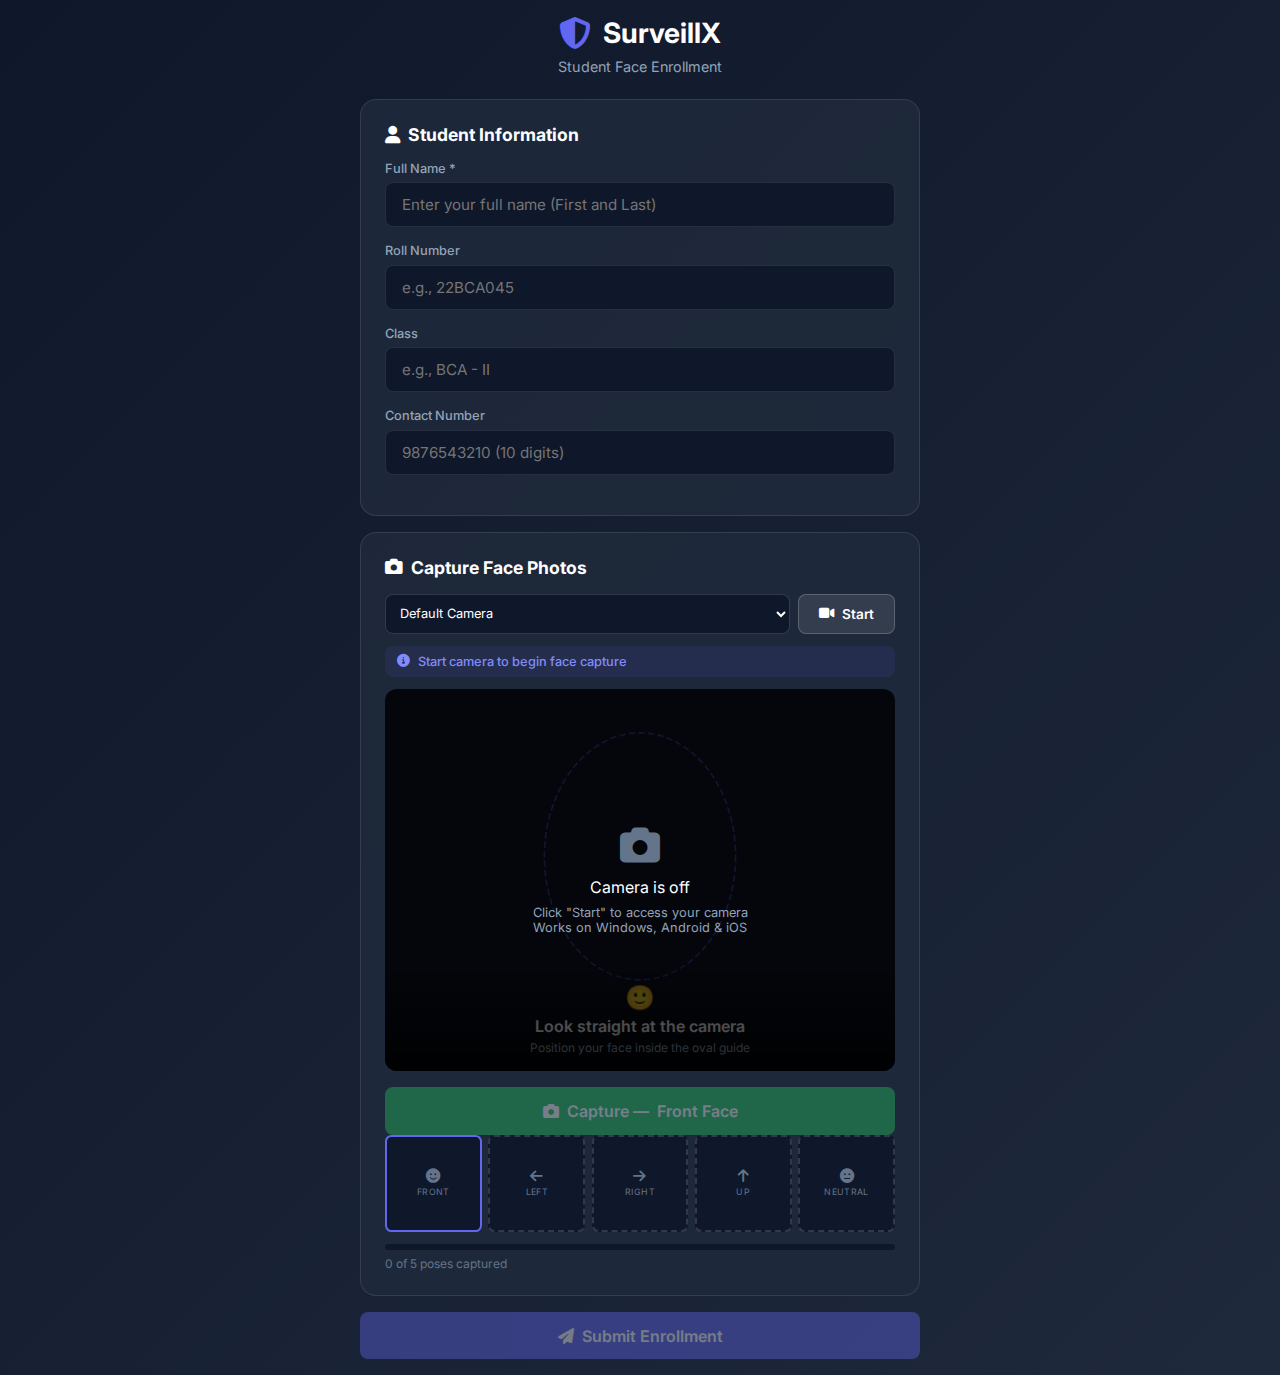
<file: templates/enroll.html>
<!DOCTYPE html>
<html lang="en">

<head>
    <meta charset="UTF-8">
    <meta name="viewport" content="width=device-width, initial-scale=1.0, user-scalable=no">
    <title>SurveillX - Student Enrollment</title>
    <link rel="stylesheet" href="https://cdnjs.cloudflare.com/ajax/libs/font-awesome/6.4.2/css/all.min.css">
    <link href="https://fonts.googleapis.com/css2?family=Inter:wght@400;500;600;700&display=swap" rel="stylesheet">
    <style>
        * {
            margin: 0;
            padding: 0;
            box-sizing: border-box;
        }

        body {
            font-family: 'Inter', sans-serif;
            background: linear-gradient(135deg, #0f172a 0%, #1e293b 100%);
            min-height: 100vh;
            color: white;
            padding: 1rem;
        }

        .container {
            max-width: 560px;
            margin: 0 auto;
        }

        .header {
            text-align: center;
            margin-bottom: 1.5rem;
        }

        .logo {
            display: flex;
            align-items: center;
            justify-content: center;
            gap: 0.75rem;
            margin-bottom: 0.5rem;
        }

        .logo i {
            font-size: 2rem;
            color: #6366f1;
        }

        .logo span {
            font-size: 1.75rem;
            font-weight: 700;
        }

        .subtitle {
            color: #94a3b8;
            font-size: 0.9rem;
        }

        .card {
            background: rgba(30, 41, 59, 0.9);
            border-radius: 1rem;
            padding: 1.5rem;
            margin-bottom: 1rem;
            border: 1px solid rgba(255, 255, 255, 0.1);
        }

        .card h2 {
            margin-bottom: 1rem;
            font-size: 1.1rem;
            display: flex;
            align-items: center;
            gap: 0.5rem;
        }

        .form-group {
            margin-bottom: 1rem;
        }

        .form-group label {
            display: block;
            margin-bottom: 0.4rem;
            color: #94a3b8;
            font-size: 0.8rem;
            font-weight: 500;
        }

        .form-group input,
        .form-group select {
            width: 100%;
            padding: 0.75rem 1rem;
            background: #0f172a;
            border: 1px solid rgba(255, 255, 255, 0.1);
            border-radius: 0.5rem;
            color: white;
            font-size: 0.95rem;
            font-family: inherit;
        }

        .form-group input:focus,
        .form-group select:focus {
            outline: none;
            border-color: #6366f1;
        }

        /* ---- Camera Section ---- */
        .camera-container {
            position: relative;
            background: #0f172a;
            border-radius: 0.75rem;
            overflow: hidden;
            margin-bottom: 1rem;
            aspect-ratio: 4/3;
        }

        #video {
            width: 100%;
            height: 100%;
            object-fit: cover;
            transform: scaleX(-1);
        }

        #canvas {
            display: none;
        }

        /* Face guide oval */
        .face-guide {
            position: absolute;
            inset: 0;
            pointer-events: none;
        }

        .face-guide svg {
            width: 100%;
            height: 100%;
        }

        .face-guide .guide-oval {
            fill: none;
            stroke: rgba(99, 102, 241, 0.6);
            stroke-width: 2;
            stroke-dasharray: 8 4;
            transition: stroke 0.3s;
        }

        .face-guide.detected .guide-oval {
            stroke: #22c55e;
            stroke-dasharray: none;
        }

        .face-guide.bad .guide-oval {
            stroke: #ef4444;
            stroke-dasharray: none;
        }

        /* Pose instruction overlay */
        .pose-instruction {
            position: absolute;
            bottom: 0;
            left: 0;
            right: 0;
            background: linear-gradient(transparent, rgba(0, 0, 0, 0.85));
            padding: 2rem 1rem 1rem;
            text-align: center;
        }

        .pose-instruction .pose-icon {
            font-size: 1.5rem;
            margin-bottom: 0.25rem;
        }

        .pose-instruction .pose-text {
            font-size: 1rem;
            font-weight: 600;
        }

        .pose-instruction .pose-hint {
            font-size: 0.75rem;
            color: #94a3b8;
            margin-top: 0.25rem;
        }

        .camera-overlay {
            position: absolute;
            inset: 0;
            display: flex;
            flex-direction: column;
            align-items: center;
            justify-content: center;
            background: rgba(0, 0, 0, 0.7);
            text-align: center;
        }

        .camera-overlay i {
            font-size: 2.5rem;
            margin-bottom: 0.75rem;
            color: #64748b;
        }

        .camera-overlay .hint {
            color: #94a3b8;
            font-size: 0.8rem;
            margin-top: 0.5rem;
        }

        /* Validation feedback */
        .face-status {
            display: flex;
            align-items: center;
            gap: 0.5rem;
            padding: 0.5rem 0.75rem;
            border-radius: 0.5rem;
            font-size: 0.8rem;
            font-weight: 500;
            margin-bottom: 0.75rem;
            transition: all 0.3s;
        }

        .face-status.waiting {
            background: rgba(99, 102, 241, 0.1);
            color: #818cf8;
        }

        .face-status.detected {
            background: rgba(34, 197, 94, 0.1);
            color: #22c55e;
        }

        .face-status.error {
            background: rgba(239, 68, 68, 0.1);
            color: #ef4444;
        }

        /* Camera controls */
        .camera-controls {
            display: flex;
            gap: 0.5rem;
            margin-bottom: 0.75rem;
        }

        .camera-controls select {
            flex: 1;
            padding: 0.6rem;
            background: #0f172a;
            border: 1px solid rgba(255, 255, 255, 0.15);
            border-radius: 0.5rem;
            color: white;
            font-size: 0.8rem;
            font-family: inherit;
        }

        .btn {
            padding: 0.7rem 1.25rem;
            border-radius: 0.5rem;
            border: none;
            font-size: 0.85rem;
            font-weight: 600;
            cursor: pointer;
            transition: all 0.2s;
            display: inline-flex;
            align-items: center;
            gap: 0.5rem;
            font-family: inherit;
        }

        .btn-primary {
            background: #6366f1;
            color: white;
        }

        .btn-primary:hover {
            background: #4f46e5;
        }

        .btn-success {
            background: #22c55e;
            color: white;
        }

        .btn-success:hover {
            background: #16a34a;
        }

        .btn-secondary {
            background: rgba(255, 255, 255, 0.1);
            color: white;
            border: 1px solid rgba(255, 255, 255, 0.2);
        }

        .btn:disabled {
            opacity: 0.4;
            cursor: not-allowed;
        }

        .btn-capture {
            width: 100%;
            padding: 0.85rem;
            font-size: 1rem;
            justify-content: center;
        }

        /* Photo Grid with pose labels */
        .photo-grid {
            display: grid;
            grid-template-columns: repeat(5, 1fr);
            gap: 0.4rem;
            margin-bottom: 0.75rem;
        }

        .photo-slot {
            aspect-ratio: 1;
            background: #0f172a;
            border-radius: 0.4rem;
            border: 2px dashed rgba(255, 255, 255, 0.15);
            display: flex;
            flex-direction: column;
            align-items: center;
            justify-content: center;
            position: relative;
            overflow: hidden;
            cursor: pointer;
            transition: border-color 0.3s;
        }

        .photo-slot.active {
            border-color: #6366f1;
            border-style: solid;
        }

        .photo-slot.filled {
            border-style: solid;
            border-color: #22c55e;
        }

        .photo-slot img {
            width: 100%;
            height: 100%;
            object-fit: cover;
        }

        .photo-slot .pose-label {
            font-size: 0.55rem;
            color: #64748b;
            text-transform: uppercase;
            letter-spacing: 0.04em;
            margin-top: 0.15rem;
        }

        .photo-slot .pose-icon-small {
            font-size: 0.9rem;
            color: #64748b;
        }

        .photo-slot .remove-btn {
            position: absolute;
            top: 1px;
            right: 1px;
            background: rgba(239, 68, 68, 0.9);
            border: none;
            color: white;
            width: 16px;
            height: 16px;
            border-radius: 50%;
            font-size: 0.55rem;
            cursor: pointer;
            display: none;
        }

        .photo-slot.filled .remove-btn {
            display: block;
        }

        .photo-slot .check-badge {
            position: absolute;
            bottom: 1px;
            right: 1px;
            color: #22c55e;
            font-size: 0.7rem;
            display: none;
        }

        .photo-slot.filled .check-badge {
            display: block;
        }

        /* Progress */
        .progress-bar {
            background: #0f172a;
            border-radius: 999px;
            height: 6px;
            overflow: hidden;
            margin-bottom: 0.4rem;
        }

        .progress-fill {
            height: 100%;
            background: linear-gradient(90deg, #6366f1, #22c55e);
            transition: width 0.3s;
        }

        .progress-text {
            font-size: 0.75rem;
            color: #64748b;
        }

        /* Messages */
        .message {
            padding: 0.75rem 1rem;
            border-radius: 0.5rem;
            margin-bottom: 1rem;
            display: none;
            font-size: 0.85rem;
        }

        .message.error {
            background: rgba(239, 68, 68, 0.1);
            border: 1px solid rgba(239, 68, 68, 0.3);
            color: #ef4444;
        }

        .message.success {
            background: rgba(34, 197, 94, 0.1);
            border: 1px solid rgba(34, 197, 94, 0.3);
            color: #22c55e;
        }

        .message.info {
            background: rgba(99, 102, 241, 0.1);
            border: 1px solid rgba(99, 102, 241, 0.3);
            color: #818cf8;
        }

        /* Success */
        .success-state {
            text-align: center;
            padding: 2rem;
        }

        .success-state i {
            font-size: 3.5rem;
            color: #22c55e;
            margin-bottom: 1rem;
        }

        .success-state h2 {
            margin-bottom: 0.75rem;
        }

        .success-state p {
            color: #94a3b8;
        }

        /* Responsive */
        @media (max-width: 480px) {
            body {
                padding: 0.5rem;
            }

            .card {
                padding: 1rem;
            }

            .photo-grid {
                gap: 0.25rem;
            }

            .photo-slot .pose-label {
                font-size: 0.45rem;
            }
        }
    </style>
</head>

<body>
    <div class="container">
        <header class="header">
            <div class="logo">
                <i class="fa-solid fa-shield-halved"></i>
                <span>SurveillX</span>
            </div>
            <p class="subtitle">Student Face Enrollment</p>
        </header>

        <div id="message" class="message"></div>

        <!-- Step 1: Student Info -->
        <div class="card" id="info-section">
            <h2><i class="fa-solid fa-user"></i> Student Information</h2>

            <div class="form-group">
                <label>Full Name *</label>
                <input type="text" id="student-name" placeholder="Enter your full name (First and Last)" required
                    autocomplete="name" pattern="[A-Za-z]{3,}\s+[A-Za-z]{3,}.*" minlength="7"
                    title="Full name required: First and Last name, each at least 3 characters">
            </div>
            <div class="form-group">
                <label>Roll Number</label>
                <input type="text" id="roll-number" placeholder="e.g., 22BCA045" autocomplete="off"
                    pattern="[A-Za-z0-9-]{2,}" minlength="2"
                    title="Roll number: minimum 2 characters, letters/numbers only">
            </div>
            <div class="form-group">
                <label>Class</label>
                <input type="text" id="student-class" placeholder="e.g., BCA - II" autocomplete="off">
            </div>
            <div class="form-group">
                <label>Contact Number</label>
                <input type="tel" id="contact" placeholder="9876543210 (10 digits)" autocomplete="tel"
                    pattern="[6-9][0-9]{9}" minlength="10" maxlength="10"
                    title="Valid 10-digit Indian mobile number starting with 6-9">
            </div>
        </div>

        <!-- Step 2: Camera & Pose Capture -->
        <div class="card" id="camera-section">
            <h2><i class="fa-solid fa-camera"></i> Capture Face Photos</h2>

            <!-- Camera source selector -->
            <div class="camera-controls">
                <select id="camera-select">
                    <option value="">Loading cameras...</option>
                </select>
                <button class="btn btn-secondary" id="start-camera">
                    <i class="fa-solid fa-video"></i> Start
                </button>
            </div>

            <!-- Face detection status -->
            <div class="face-status waiting" id="face-status">
                <i class="fa-solid fa-circle-info"></i>
                <span>Start camera to begin face capture</span>
            </div>

            <!-- Camera viewport -->
            <div class="camera-container" id="camera-container">
                <video id="video" autoplay playsinline muted></video>
                <canvas id="canvas"></canvas>

                <!-- Face guide overlay -->
                <div class="face-guide" id="face-guide">
                    <svg viewBox="0 0 640 480">
                        <ellipse class="guide-oval" cx="320" cy="210" rx="120" ry="155" />
                    </svg>
                </div>

                <!-- Pose instruction -->
                <div class="pose-instruction" id="pose-instruction">
                    <div class="pose-icon" id="pose-icon">🙂</div>
                    <div class="pose-text" id="pose-text">Look straight at the camera</div>
                    <div class="pose-hint" id="pose-hint">Position your face inside the oval guide</div>
                </div>

                <!-- Camera off overlay -->
                <div class="camera-overlay" id="camera-overlay">
                    <i class="fa-solid fa-camera"></i>
                    <span>Camera is off</span>
                    <span class="hint">Click "Start" to access your camera<br>Works on Windows, Android & iOS</span>
                </div>
            </div>

            <!-- Capture button -->
            <button class="btn btn-success btn-capture" id="capture-btn" disabled>
                <i class="fa-solid fa-camera"></i> Capture — <span id="pose-name-btn">Front Face</span>
            </button>

            <!-- Photo grid with pose labels -->
            <div class="photo-grid" id="photo-grid">
                <div class="photo-slot active" data-pose="0">
                    <i class="fa-solid fa-face-smile pose-icon-small"></i>
                    <span class="pose-label">Front</span>
                    <button class="remove-btn" onclick="removePhoto(0)">&times;</button>
                    <i class="fa-solid fa-circle-check check-badge"></i>
                </div>
                <div class="photo-slot" data-pose="1">
                    <i class="fa-solid fa-arrow-left pose-icon-small"></i>
                    <span class="pose-label">Left</span>
                    <button class="remove-btn" onclick="removePhoto(1)">&times;</button>
                    <i class="fa-solid fa-circle-check check-badge"></i>
                </div>
                <div class="photo-slot" data-pose="2">
                    <i class="fa-solid fa-arrow-right pose-icon-small"></i>
                    <span class="pose-label">Right</span>
                    <button class="remove-btn" onclick="removePhoto(2)">&times;</button>
                    <i class="fa-solid fa-circle-check check-badge"></i>
                </div>
                <div class="photo-slot" data-pose="3">
                    <i class="fa-solid fa-arrow-up pose-icon-small"></i>
                    <span class="pose-label">Up</span>
                    <button class="remove-btn" onclick="removePhoto(3)">&times;</button>
                    <i class="fa-solid fa-circle-check check-badge"></i>
                </div>
                <div class="photo-slot" data-pose="4">
                    <i class="fa-solid fa-face-meh pose-icon-small"></i>
                    <span class="pose-label">Neutral</span>
                    <button class="remove-btn" onclick="removePhoto(4)">&times;</button>
                    <i class="fa-solid fa-circle-check check-badge"></i>
                </div>
            </div>

            <div class="progress-bar">
                <div class="progress-fill" id="progress-fill" style="width:0%"></div>
            </div>
            <p class="progress-text" id="photo-count">0 of 5 poses captured</p>
        </div>

        <!-- Submit -->
        <button class="btn btn-primary btn-capture" id="submit-btn" disabled>
            <i class="fa-solid fa-paper-plane"></i> Submit Enrollment
        </button>

        <!-- Success State -->
        <div class="card success-state" id="success-section" style="display:none;">
            <i class="fa-solid fa-circle-check"></i>
            <h2>Enrollment Submitted!</h2>
            <p>Your enrollment request has been submitted and is pending admin approval.</p>
            <p style="margin-top:0.5rem;color:#64748b;font-size:0.8rem;">Your face data will be processed for
                recognition once approved.</p>
        </div>
    </div>

    <script>
        const API_BASE = window.location.origin;
        const urlParams = new URLSearchParams(window.location.search);
        const token = urlParams.get('token');
        const prefillRollNo = urlParams.get('roll_no');

        // ---- Pose definitions ----
        const POSES = [
            { name: 'Front Face', icon: '🙂', text: 'Look straight at the camera', hint: 'Keep your head level and centered' },
            { name: 'Left Turn', icon: '👈', text: 'Turn your head slightly LEFT', hint: 'About 20-30° — show your left cheek' },
            { name: 'Right Turn', icon: '👉', text: 'Turn your head slightly RIGHT', hint: 'About 20-30° — show your right cheek' },
            { name: 'Look Up', icon: '👆', text: 'Tilt your chin UP slightly', hint: 'Small tilt up — keep face visible' },
            { name: 'Neutral', icon: '😐', text: 'Relaxed neutral expression', hint: 'Natural face — like an ID photo' },
        ];

        // ---- State ----
        let photos = [null, null, null, null, null];
        let currentPose = 0;
        let videoStream = null;
        let faceDetected = false;
        let faceCheckInterval = null;

        // ---- Elements ----
        const video = document.getElementById('video');
        const canvas = document.getElementById('canvas');
        const overlay = document.getElementById('camera-overlay');
        const faceGuide = document.getElementById('face-guide');
        const startBtn = document.getElementById('start-camera');
        const captureBtn = document.getElementById('capture-btn');
        const submitBtn = document.getElementById('submit-btn');
        const photoGrid = document.getElementById('photo-grid');
        const progressFill = document.getElementById('progress-fill');
        const photoCount = document.getElementById('photo-count');
        const msgEl = document.getElementById('message');
        const faceStatus = document.getElementById('face-status');
        const cameraSelect = document.getElementById('camera-select');

        // Pre-fill
        if (prefillRollNo) document.getElementById('roll-number').value = prefillRollNo;

        // ---- Enumerate cameras (works on Android, Windows, iOS) ----
        async function listCameras() {
            try {
                // Need a temporary stream to trigger permission on Android/iOS
                const tempStream = await navigator.mediaDevices.getUserMedia({ video: true });
                tempStream.getTracks().forEach(t => t.stop());

                const devices = await navigator.mediaDevices.enumerateDevices();
                const cameras = devices.filter(d => d.kind === 'videoinput');
                cameraSelect.innerHTML = cameras.map((c, i) =>
                    `<option value="${c.deviceId}">${c.label || 'Camera ' + (i + 1)}</option>`
                ).join('');

                // Prefer front-facing camera
                const frontCam = cameras.find(c => c.label.toLowerCase().includes('front') || c.label.toLowerCase().includes('user'));
                if (frontCam) cameraSelect.value = frontCam.deviceId;
            } catch (e) {
                cameraSelect.innerHTML = '<option value="">Default Camera</option>';
            }
        }
        listCameras();

        // ---- Start camera ----
        startBtn.addEventListener('click', async () => {
            try {
                if (videoStream) {
                    videoStream.getTracks().forEach(t => t.stop());
                }

                const constraints = {
                    video: {
                        width: { ideal: 640 },
                        height: { ideal: 480 },
                        facingMode: 'user',
                    }
                };
                // Use selected camera if available
                const selectedId = cameraSelect.value;
                if (selectedId) {
                    constraints.video = { deviceId: { exact: selectedId }, width: { ideal: 640 }, height: { ideal: 480 } };
                }

                videoStream = await navigator.mediaDevices.getUserMedia(constraints);
                video.srcObject = videoStream;
                overlay.style.display = 'none';
                captureBtn.disabled = false;
                startBtn.innerHTML = '<i class="fa-solid fa-refresh"></i> Switch';

                // Start face detection check
                startFaceCheck();
                updatePoseUI();
            } catch (err) {
                showMessage('Camera access denied. Please allow camera permission in your browser settings.', 'error');
                console.error('Camera error:', err);
            }
        });

        // ---- Simple face detection using canvas brightness check ----
        // (Server-side InsightFace does the real validation on submission)
        function startFaceCheck() {
            if (faceCheckInterval) clearInterval(faceCheckInterval);
            faceCheckInterval = setInterval(() => {
                if (!videoStream || video.readyState < 2) return;

                // Sample center region of video
                const w = video.videoWidth;
                const h = video.videoHeight;
                if (!w || !h) return;

                canvas.width = 160;
                canvas.height = 120;
                const ctx = canvas.getContext('2d');
                // Crop center face area
                const sx = w * 0.25, sy = h * 0.1, sw = w * 0.5, sh = h * 0.7;
                ctx.drawImage(video, sx, sy, sw, sh, 0, 0, 160, 120);
                const data = ctx.getImageData(0, 0, 160, 120).data;

                // Check if there's skin-tone-like content in center (heuristic)
                let skinPixels = 0;
                const total = 160 * 120;
                for (let i = 0; i < data.length; i += 16) { // Sample every 4th pixel
                    const r = data[i], g = data[i + 1], b = data[i + 2];
                    // Simple skin detection in RGB
                    if (r > 80 && g > 40 && b > 20 && r > g && r > b && Math.abs(r - g) > 15 && r - b > 15) {
                        skinPixels++;
                    }
                }
                const skinRatio = skinPixels / (total / 4);

                faceDetected = skinRatio > 0.08; // At least 8% skin-tone pixels in face area
                updateFaceStatus();
            }, 500);
        }

        function updateFaceStatus() {
            if (faceDetected) {
                faceStatus.className = 'face-status detected';
                faceStatus.innerHTML = '<i class="fa-solid fa-face-smile"></i> <span>Face detected — ready to capture</span>';
                faceGuide.className = 'face-guide detected';
            } else {
                faceStatus.className = 'face-status error';
                faceStatus.innerHTML = '<i class="fa-solid fa-triangle-exclamation"></i> <span>No face detected — move closer to camera</span>';
                faceGuide.className = 'face-guide bad';
            }
        }

        // ---- Pose UI ----
        function updatePoseUI() {
            // Find next uncaptured pose
            while (currentPose < 5 && photos[currentPose] !== null) currentPose++;
            if (currentPose >= 5) currentPose = photos.indexOf(null);
            if (currentPose === -1) currentPose = 0;

            const pose = POSES[currentPose];
            document.getElementById('pose-icon').textContent = pose.icon;
            document.getElementById('pose-text').textContent = pose.text;
            document.getElementById('pose-hint').textContent = pose.hint;
            document.getElementById('pose-name-btn').textContent = pose.name;

            // Highlight active slot
            document.querySelectorAll('.photo-slot').forEach((slot, i) => {
                slot.classList.toggle('active', i === currentPose && !photos[i]);
            });
        }

        // ---- Capture ----
        captureBtn.addEventListener('click', () => {
            if (!faceDetected) {
                showMessage('No face detected — position your face inside the oval guide', 'error');
                return;
            }
            if (photos[currentPose] !== null) return; // Already captured

            // Capture full-res frame
            canvas.width = video.videoWidth;
            canvas.height = video.videoHeight;
            const ctx = canvas.getContext('2d');
            ctx.save();
            ctx.translate(canvas.width, 0);
            ctx.scale(-1, 1); // Mirror to match preview
            ctx.drawImage(video, 0, 0);
            ctx.restore();

            const dataUrl = canvas.toDataURL('image/jpeg', 0.85);
            photos[currentPose] = dataUrl;

            updatePhotoGrid();
            updatePoseUI();

            // Flash feedback
            captureBtn.innerHTML = '<i class="fa-solid fa-check"></i> Captured!';
            captureBtn.style.background = '#16a34a';
            setTimeout(() => {
                const nextPose = photos.indexOf(null);
                if (nextPose !== -1) {
                    captureBtn.innerHTML = `<i class="fa-solid fa-camera"></i> Capture — <span id="pose-name-btn">${POSES[nextPose]?.name || ''}</span>`;
                }
                captureBtn.style.background = '';
            }, 800);
        });

        // ---- Photo grid ----
        function updatePhotoGrid() {
            const slots = document.querySelectorAll('.photo-slot');
            let captured = 0;
            slots.forEach((slot, i) => {
                if (photos[i]) {
                    slot.innerHTML = `
                    <img src="${photos[i]}" alt="${POSES[i].name}">
                    <button class="remove-btn" onclick="removePhoto(${i})">&times;</button>
                    <i class="fa-solid fa-circle-check check-badge"></i>`;
                    slot.classList.add('filled');
                    captured++;
                } else {
                    slot.innerHTML = `
                    <i class="${i === 0 ? 'fa-solid fa-face-smile' : i === 1 ? 'fa-solid fa-arrow-left' : i === 2 ? 'fa-solid fa-arrow-right' : i === 3 ? 'fa-solid fa-arrow-up' : 'fa-solid fa-face-meh'} pose-icon-small"></i>
                    <span class="pose-label">${POSES[i].name.split(' ')[0]}</span>
                    <button class="remove-btn" onclick="removePhoto(${i})">&times;</button>
                    <i class="fa-solid fa-circle-check check-badge"></i>`;
                    slot.classList.remove('filled');
                }
            });
            progressFill.style.width = (captured / 5 * 100) + '%';
            photoCount.textContent = `${captured} of 5 poses captured`;
            submitBtn.disabled = captured < 5 || !document.getElementById('student-name').value.trim();
        }

        window.removePhoto = function (index) {
            photos[index] = null;
            currentPose = index;
            updatePhotoGrid();
            updatePoseUI();
        };

        // Click slot to retake
        document.querySelectorAll('.photo-slot').forEach((slot, i) => {
            slot.addEventListener('click', () => {
                if (photos[i]) return; // Already filled
                currentPose = i;
                updatePoseUI();
            });
        });

        // Name input enables submit
        document.getElementById('student-name').addEventListener('input', () => {
            const captured = photos.filter(p => p !== null).length;
            submitBtn.disabled = captured < 5 || !document.getElementById('student-name').value.trim();
        });

        // ---- Submit enrollment ----
        submitBtn.addEventListener('click', async () => {
            const name = document.getElementById('student-name').value.trim();
            const rollNo = document.getElementById('roll-number').value.trim();
            const studentClass = document.getElementById('student-class').value.trim();
            const contact = document.getElementById('contact').value.trim();

            if (!name) { showMessage('Please enter your name', 'error'); return; }
            const captured = photos.filter(p => p !== null);
            if (captured.length < 5) { showMessage('Please capture all 5 pose photos', 'error'); return; }

            submitBtn.disabled = true;
            submitBtn.innerHTML = '<i class="fa-solid fa-spinner fa-spin"></i> Validating faces & submitting...';

            try {
                const response = await fetch(`${API_BASE}/api/enrollment/submit`, {
                    method: 'POST',
                    headers: { 'Content-Type': 'application/json' },
                    body: JSON.stringify({
                        token,
                        name,
                        roll_no: rollNo,
                        class: studentClass,
                        contact_no: contact,
                        photos: photos.map((p, i) => ({ data: p, pose: POSES[i].name })),
                    })
                });

                const data = await response.json();

                if (response.ok) {
                    if (videoStream) videoStream.getTracks().forEach(t => t.stop());
                    if (faceCheckInterval) clearInterval(faceCheckInterval);

                    document.getElementById('info-section').style.display = 'none';
                    document.getElementById('camera-section').style.display = 'none';
                    submitBtn.style.display = 'none';
                    document.getElementById('success-section').style.display = 'block';

                    if (data.face_validated) {
                        showMessage('Face data validated successfully! Your enrollment is pending approval.', 'success');
                    }
                } else {
                    showMessage(data.error || 'Submission failed', 'error');
                    submitBtn.disabled = false;
                    submitBtn.innerHTML = '<i class="fa-solid fa-paper-plane"></i> Submit Enrollment';
                }
            } catch (err) {
                showMessage('Network error. Please try again.', 'error');
                submitBtn.disabled = false;
                submitBtn.innerHTML = '<i class="fa-solid fa-paper-plane"></i> Submit Enrollment';
            }
        });

        function showMessage(text, type) {
            msgEl.textContent = text;
            msgEl.className = 'message ' + type;
            msgEl.style.display = 'block';
            if (type !== 'success') setTimeout(() => { msgEl.style.display = 'none'; }, 6000);
        }
    </script>
</body>

</html>
</file>
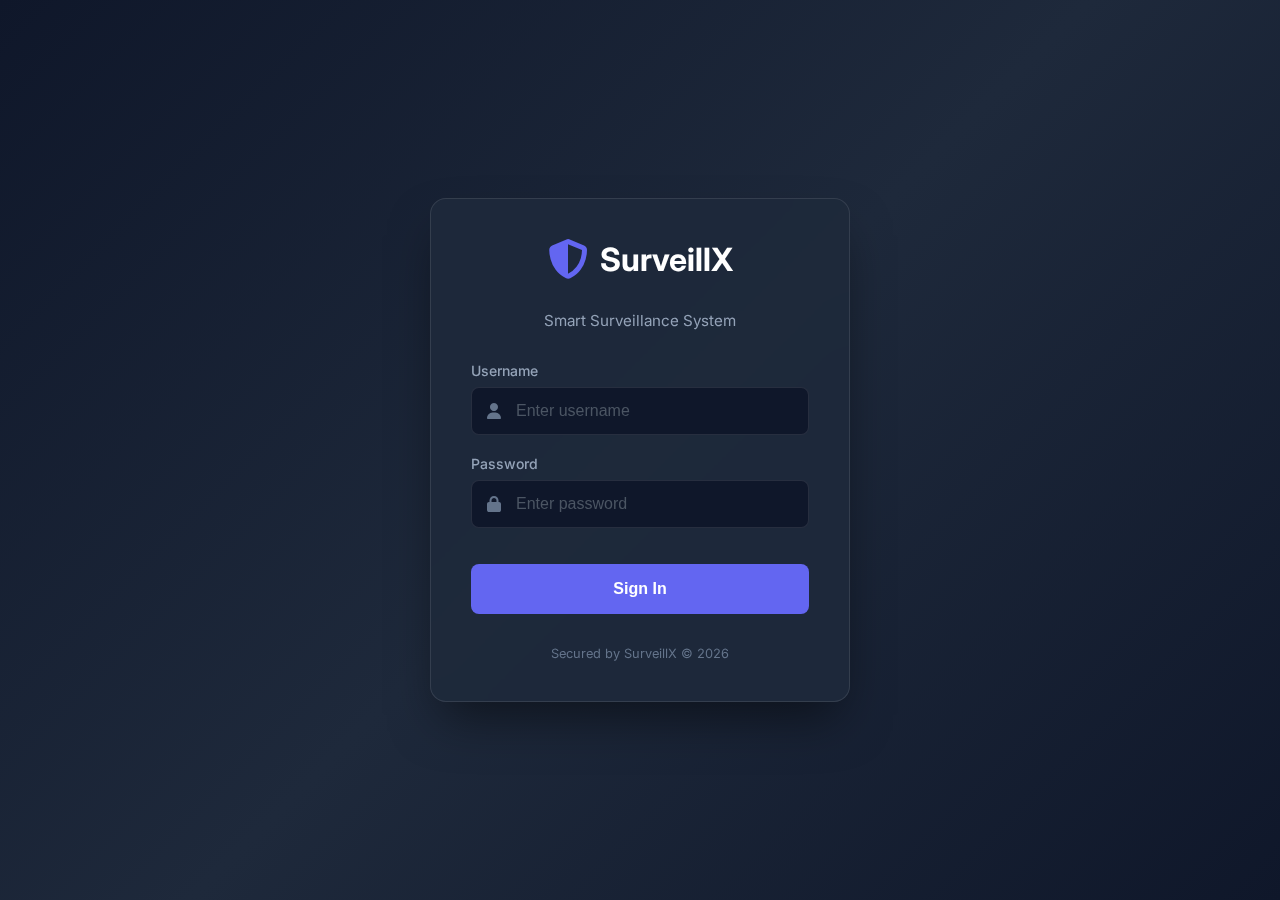
<file: templates/login.html>
<!DOCTYPE html>
<html lang="en">

<head>
    <meta charset="UTF-8">
    <meta name="viewport" content="width=device-width, initial-scale=1.0">
    <title>SurveillX - Login</title>
    <link rel="stylesheet" href="https://cdnjs.cloudflare.com/ajax/libs/font-awesome/6.4.2/css/all.min.css">
    <link href="https://fonts.googleapis.com/css2?family=Inter:wght@400;500;600;700&display=swap" rel="stylesheet">
    <style>
        * {
            margin: 0;
            padding: 0;
            box-sizing: border-box;
        }

        body {
            font-family: 'Inter', sans-serif;
            background: linear-gradient(135deg, #0f172a 0%, #1e293b 50%, #0f172a 100%);
            min-height: 100vh;
            display: flex;
            align-items: center;
            justify-content: center;
            padding: 1rem;
        }

        .login-container {
            width: 100%;
            max-width: 420px;
        }

        .login-card {
            background: rgba(30, 41, 59, 0.9);
            border-radius: 1rem;
            padding: 2.5rem;
            border: 1px solid rgba(255, 255, 255, 0.1);
            box-shadow: 0 25px 50px -12px rgba(0, 0, 0, 0.5);
            backdrop-filter: blur(10px);
        }

        .logo {
            display: flex;
            align-items: center;
            justify-content: center;
            gap: 0.75rem;
            margin-bottom: 2rem;
        }

        .logo i {
            font-size: 2.5rem;
            color: #6366f1;
        }

        .logo span {
            font-size: 2rem;
            font-weight: 700;
            color: white;
        }

        .subtitle {
            text-align: center;
            color: #94a3b8;
            margin-bottom: 2rem;
            font-size: 0.95rem;
        }

        .form-group {
            margin-bottom: 1.25rem;
        }

        .form-group label {
            display: block;
            color: #94a3b8;
            font-size: 0.875rem;
            margin-bottom: 0.5rem;
            font-weight: 500;
        }

        .input-wrapper {
            position: relative;
        }

        .input-wrapper i {
            position: absolute;
            left: 1rem;
            top: 50%;
            transform: translateY(-50%);
            color: #64748b;
        }

        .input-wrapper input {
            width: 100%;
            padding: 0.875rem 1rem 0.875rem 2.75rem;
            background: #0f172a;
            border: 1px solid rgba(255, 255, 255, 0.1);
            border-radius: 0.5rem;
            color: white;
            font-size: 1rem;
            transition: border-color 0.2s;
        }

        .input-wrapper input:focus {
            outline: none;
            border-color: #6366f1;
        }

        .input-wrapper input::placeholder {
            color: #4b5563;
        }

        .btn-login {
            width: 100%;
            padding: 1rem;
            background: #6366f1;
            border: none;
            border-radius: 0.5rem;
            color: white;
            font-size: 1rem;
            font-weight: 600;
            cursor: pointer;
            transition: background 0.2s, transform 0.1s;
            margin-top: 1rem;
        }

        .btn-login:hover {
            background: #4f46e5;
        }

        .btn-login:active {
            transform: scale(0.98);
        }

        .btn-login:disabled {
            opacity: 0.7;
            cursor: not-allowed;
        }

        .error-message {
            background: rgba(239, 68, 68, 0.1);
            border: 1px solid rgba(239, 68, 68, 0.3);
            color: #ef4444;
            padding: 0.75rem 1rem;
            border-radius: 0.5rem;
            font-size: 0.875rem;
            margin-bottom: 1rem;
            display: none;
        }

        .footer-text {
            text-align: center;
            color: #64748b;
            font-size: 0.8rem;
            margin-top: 2rem;
        }
    </style>
</head>

<body>
    <div class="login-container">
        <div class="login-card">
            <div class="logo">
                <i class="fa-solid fa-shield-halved"></i>
                <span>SurveillX</span>
            </div>

            <p class="subtitle">Smart Surveillance System</p>

            <div id="error-message" class="error-message"></div>

            <form id="login-form">
                <div class="form-group">
                    <label for="username">Username</label>
                    <div class="input-wrapper">
                        <i class="fa-solid fa-user"></i>
                        <input type="text" id="username" placeholder="Enter username" autocomplete="username" required>
                    </div>
                </div>

                <div class="form-group">
                    <label for="password">Password</label>
                    <div class="input-wrapper">
                        <i class="fa-solid fa-lock"></i>
                        <input type="password" id="password" placeholder="Enter password"
                            autocomplete="current-password" required>
                    </div>
                </div>

                <button type="submit" class="btn-login" id="login-btn">
                    Sign In
                </button>
            </form>

            <p class="footer-text">Secured by SurveillX © 2026</p>
        </div>
    </div>

    <script>
        const API_BASE = window.location.origin;

        document.getElementById('login-form').addEventListener('submit', async (e) => {
            e.preventDefault();

            const username = document.getElementById('username').value;
            const password = document.getElementById('password').value;
            const errorEl = document.getElementById('error-message');
            const btn = document.getElementById('login-btn');

            btn.disabled = true;
            btn.textContent = 'Signing in...';
            errorEl.style.display = 'none';

            try {
                const response = await fetch(`${API_BASE}/api/auth/login`, {
                    method: 'POST',
                    headers: { 'Content-Type': 'application/json' },
                    body: JSON.stringify({ username, password })
                });

                const data = await response.json();

                if (response.ok && data.token) {
                    localStorage.setItem('jwt_token', data.token);
                    window.location.href = '/templates/index.html';
                } else {
                    errorEl.textContent = data.error || 'Invalid credentials';
                    errorEl.style.display = 'block';
                }
            } catch (error) {
                errorEl.textContent = 'Connection error. Please try again.';
                errorEl.style.display = 'block';
            } finally {
                btn.disabled = false;
                btn.textContent = 'Sign In';
            }
        });

        // Check if already logged in
        if (localStorage.getItem('jwt_token')) {
            window.location.href = '/templates/index.html';
        }
    </script>
</body>

</html>
</file>
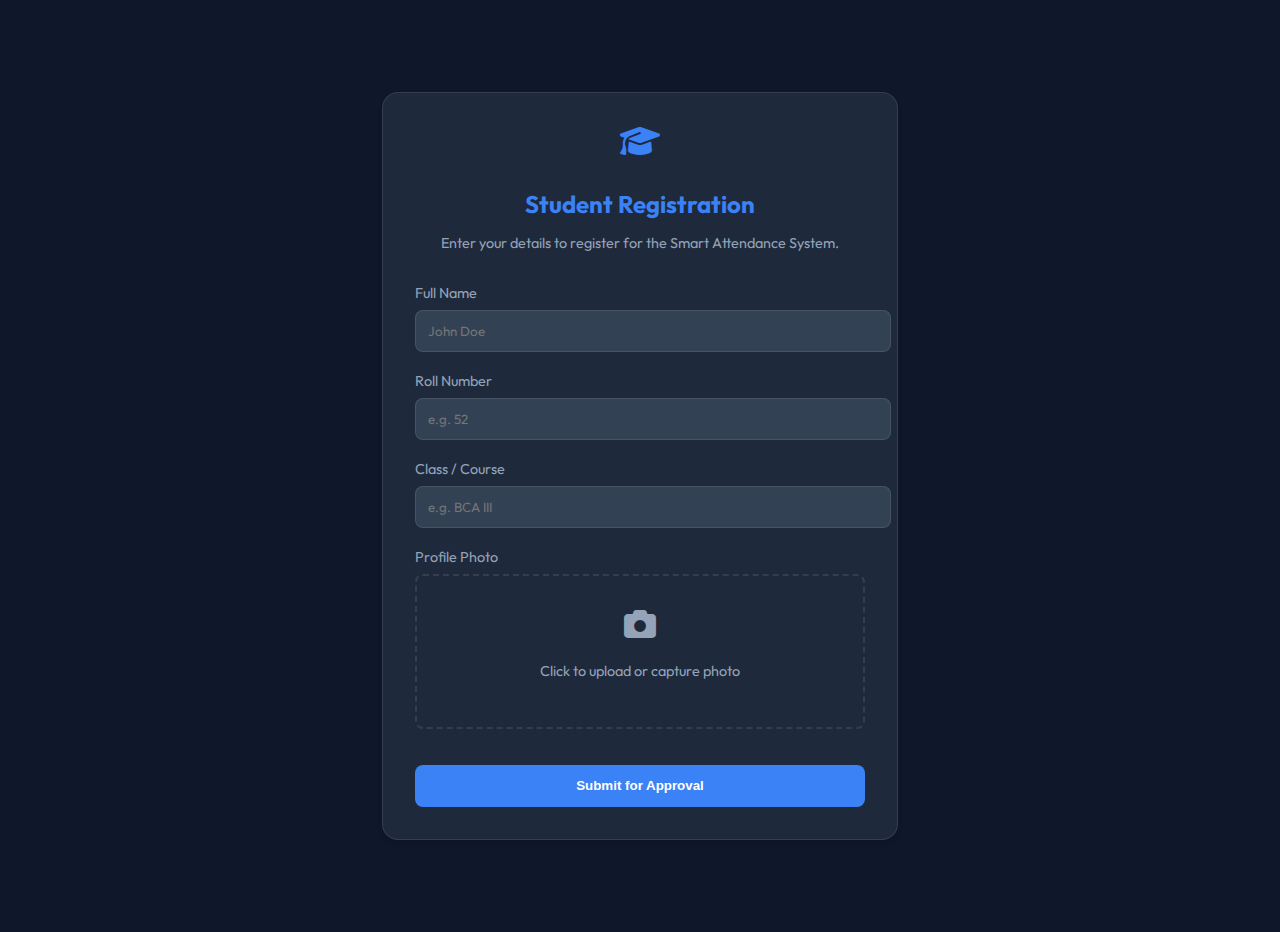
<file: templates/register.html>
<!DOCTYPE html>
<html lang="en">

<head>
    <meta charset="UTF-8">
    <meta name="viewport" content="width=device-width, initial-scale=1.0">
    <title>Student Registration | SurveillX</title>
    <link href="https://fonts.googleapis.com/css2?family=Outfit:wght@300;400;500;600;700&display=swap" rel="stylesheet">
    <link rel="stylesheet" href="https://cdnjs.cloudflare.com/ajax/libs/font-awesome/6.4.0/css/all.min.css">
    <style>
        :root {
            --bg-primary: #0f172a;
            --bg-card: #1e293b;
            --accent: #3b82f6;
            --text-primary: #f8fafc;
            --text-secondary: #94a3b8;
        }

        body {
            font-family: 'Outfit', sans-serif;
            background-color: var(--bg-primary);
            color: var(--text-primary);
            margin: 0;
            display: flex;
            justify-content: center;
            align-items: center;
            min-height: 100vh;
            padding: 1rem;
        }

        .container {
            background-color: var(--bg-card);
            padding: 2rem;
            border-radius: 1rem;
            width: 100%;
            max-width: 450px;
            box-shadow: 0 4px 6px -1px rgba(0, 0, 0, 0.1);
            border: 1px solid rgba(255, 255, 255, 0.1);
        }

        .header {
            text-align: center;
            margin-bottom: 2rem;
        }

        .header h1 {
            font-size: 1.5rem;
            color: var(--accent);
            margin-bottom: 0.5rem;
        }

        .header p {
            color: var(--text-secondary);
            font-size: 0.9rem;
        }

        .form-group {
            margin-bottom: 1.25rem;
        }

        label {
            display: block;
            margin-bottom: 0.5rem;
            font-size: 0.9rem;
            color: var(--text-secondary);
        }

        input {
            width: 100%;
            padding: 0.75rem;
            background-color: #334155;
            border: 1px solid rgba(255, 255, 255, 0.1);
            border-radius: 0.5rem;
            color: white;
            font-family: inherit;
            outline: none;
        }

        input:focus {
            border-color: var(--accent);
        }

        .photo-upload {
            border: 2px dashed rgba(255, 255, 255, 0.1);
            border-radius: 0.5rem;
            padding: 2rem;
            text-align: center;
            cursor: pointer;
            transition: all 0.3s ease;
        }

        .photo-upload:hover {
            border-color: var(--accent);
            background-color: rgba(59, 130, 246, 0.05);
        }

        .btn-submit {
            width: 100%;
            padding: 0.85rem;
            background-color: var(--accent);
            color: white;
            border: none;
            border-radius: 0.5rem;
            font-weight: 600;
            cursor: pointer;
            margin-top: 1rem;
        }

        .btn-submit:hover {
            background-color: #2563eb;
        }

        .success-message {
            display: none;
            text-align: center;
            color: #22c55e;
            margin-top: 1rem;
        }
    </style>
</head>

<body>
    <div class="container">
        <div class="header">
            <i class="fa-solid fa-graduation-cap"
                style="font-size: 2rem; color: var(--accent); margin-bottom: 1rem;"></i>
            <h1>Student Registration</h1>
            <p>Enter your details to register for the Smart Attendance System.</p>
        </div>

        <form id="regForm">
            <div class="form-group">
                <label>Full Name</label>
                <input type="text" placeholder="John Doe" required>
            </div>

            <div class="form-group">
                <label>Roll Number</label>
                <input type="text" placeholder="e.g. 52" required>
            </div>

            <div class="form-group">
                <label>Class / Course</label>
                <input type="text" placeholder="e.g. BCA III" required>
            </div>

            <div class="form-group">
                <label>Profile Photo</label>
                <div class="photo-upload" onclick="document.getElementById('fileInput').click()">
                    <i class="fa-solid fa-camera"
                        style="font-size: 2rem; margin-bottom: 0.5rem; color: var(--text-secondary);"></i>
                    <p style="font-size: 0.9rem; color: var(--text-secondary);">Click to upload or capture photo</p>
                    <input type="file" id="fileInput" accept="image/*" capture="user" hidden>
                </div>
                <p id="fileName"
                    style="text-align: center; font-size: 0.8rem; margin-top: 0.5rem; color: var(--accent);"></p>
            </div>

            <button type="submit" class="btn-submit">Submit for Approval</button>
            <div id="success" class="success-message">
                <i class="fa-solid fa-check-circle"></i> Submission Sent! Waiting for Admin Approval.
            </div>
        </form>
    </div>

    <script>
        document.getElementById('fileInput').addEventListener('change', function (e) {
            if (e.target.files[0]) {
                document.getElementById('fileName').textContent = 'Selected: ' + e.target.files[0].name;
            }
        });

        document.getElementById('regForm').addEventListener('submit', function (e) {
            e.preventDefault();
            // Mock submission
            const btn = document.querySelector('.btn-submit');
            btn.innerHTML = '<i class="fa-solid fa-spinner fa-spin"></i> Sending...';
            setTimeout(() => {
                btn.style.display = 'none';
                document.getElementById('success').style.display = 'block';
            }, 1500);
        });
    </script>
</body>

</html>
</file>
